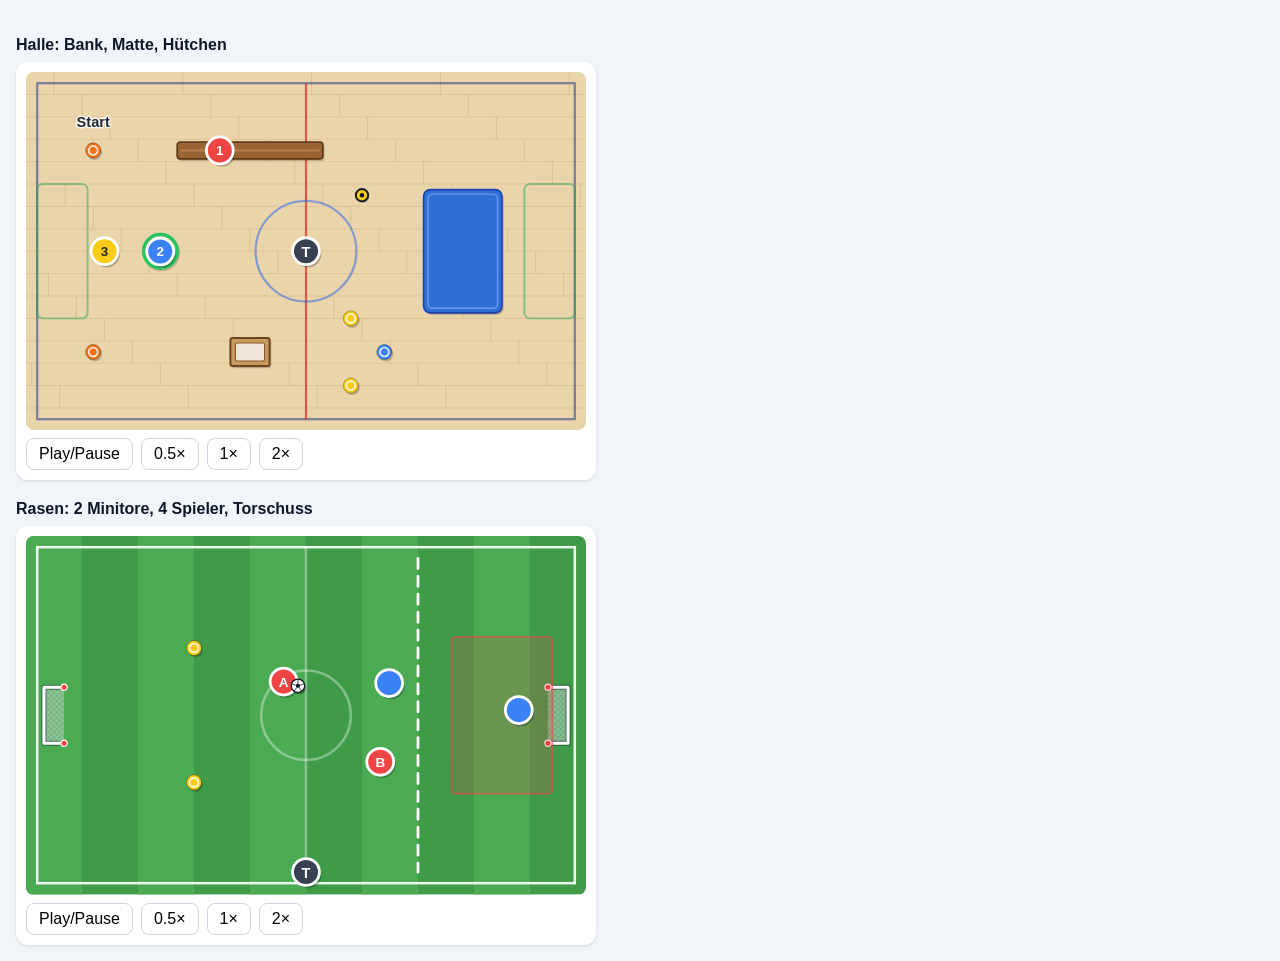
<file: docs/animator-demo.html>
<!doctype html>
<html lang="de">
<head>
<meta charset="utf-8">
<meta name="viewport" content="width=device-width, initial-scale=1">
<title>Animator Demo</title>
<style>
  body { margin: 0; padding: 16px; font-family: -apple-system, BlinkMacSystemFont, "Segoe UI", Roboto, sans-serif; background: #f1f5f9; color: #0f172a; }
  h2 { font-size: 16px; margin: 20px 0 8px; }
  .card { max-width: 560px; background: #fff; border-radius: 12px; padding: 10px; box-shadow: 0 1px 3px rgba(0,0,0,.12); }
  .bar { display: flex; gap: 8px; margin-top: 8px; }
  button { font: inherit; padding: 6px 12px; border-radius: 8px; border: 1px solid #cbd5e1; background: #fff; }
</style>
</head>
<body>
<h2>Halle: Bank, Matte, Hütchen</h2>
<div class="card"><div id="a1"></div>
  <div class="bar"><button data-c="0" data-act="toggle">Play/Pause</button><button data-c="0" data-s="0.5">0.5×</button><button data-c="0" data-s="1">1×</button><button data-c="0" data-s="2">2×</button></div></div>

<h2>Rasen: 2 Minitore, 4 Spieler, Torschuss</h2>
<div class="card"><div id="a2"></div>
  <div class="bar"><button data-c="1" data-act="toggle">Play/Pause</button><button data-c="1" data-s="0.5">0.5×</button><button data-c="1" data-s="1">1×</button><button data-c="1" data-s="2">2×</button></div></div>

<script src="../js/animator.js"></script>
<script>
var halle = {
  loop: 8, field: 'halle',
  objects: [
    { type: 'cone', x: 12, y: 14, color: 'orange' },
    { type: 'cone', x: 12, y: 50, color: 'orange' },
    { type: 'bench', x: 40, y: 14, w: 26, rot: 0 },
    { type: 'mat', x: 78, y: 32, w: 14, h: 22 },
    { type: 'box', x: 40, y: 50 },
    { type: 'cone', x: 58, y: 44, color: 'yellow' },
    { type: 'cone', x: 64, y: 50, color: 'blue' },
    { type: 'cone', x: 58, y: 56, color: 'yellow' },
    { type: 'hoop', x: 24, y: 32, color: 'green' },
    { type: 'pole', x: 60, y: 22 },
    { type: 'label', x: 12, y: 9, text: 'Start' },
    { type: 'unknownThing', x: 1 }
  ],
  actors: [
    { id: 'p1', kind: 'player', color: 'red', label: '1',
      keys: [[0, 12, 18], [0.12, 26, 14], [0.32, 54, 14], [0.5, 78, 26], [0.6, 78, 38], [0.8, 58, 50], [1, 12, 18]] },
    { id: 'p2', kind: 'player', color: 'blue', label: '2',
      keys: [[0, 12, 46], [0.2, 24, 32], [0.45, 40, 46], [0.7, 64, 46], [1, 12, 46]] },
    { id: 'p3', kind: 'player', color: 'yellow', label: '3',
      keys: [[0, 6, 32], [0.5, 30, 32], [1, 6, 32]] },
    { id: 'c', kind: 'coach', keys: [[0, 50, 32]] }
  ]
};

var rasen = {
  loop: 6, field: 'rasen',
  objects: [
    { type: 'goal', x: 95, y: 32, rot: 90 },
    { type: 'goal', x: 5, y: 32, rot: -90 },
    { type: 'cone', x: 30, y: 20, color: 'yellow' },
    { type: 'cone', x: 30, y: 44, color: 'yellow' },
    { type: 'line', x1: 70, y1: 4, x2: 70, y2: 60, dash: true },
    { type: 'zone', x: 76, y: 18, w: 18, h: 28, color: 'red' }
  ],
  actors: [
    { id: 'r1', kind: 'player', color: 'red', label: 'A',
      keys: [[0, 30, 32], [0.25, 46, 26], [0.5, 46, 26], [1, 30, 32]] },
    { id: 'r2', kind: 'player', color: 'red', label: 'B',
      keys: [[0, 50, 46], [0.3, 64, 40], [0.55, 74, 36], [0.75, 70, 40], [1, 50, 46]] },
    { id: 'b1', kind: 'player', color: 'blue',
      keys: [[0, 62, 22], [0.4, 66, 28], [0.7, 72, 30], [1, 62, 22]] },
    { id: 'b2', kind: 'player', color: 'blue',
      keys: [[0, 88, 32], [0.55, 88, 30], [0.65, 89, 35], [1, 88, 32]] },
    { id: 'ball', kind: 'ball',
      keys: [[0, 32.5, 32], [0.25, 48.5, 26.5], [0.32, 50, 33], [0.42, 64, 40.5], [0.55, 76.5, 36], [0.68, 96, 33], [0.9, 96, 33], [1, 32.5, 32]] },
    { id: 'c', kind: 'coach', keys: [[0, 50, 60]] }
  ]
};

var ctrls = [
  Animator.create(document.getElementById('a1'), halle, { autoplay: true, speed: 1 }),
  Animator.create(document.getElementById('a2'), rasen, { autoplay: true })
];
// Robustheit
Animator.create(document.createElement('div'), {}, { autoplay: false }).destroy();
Animator.create(document.createElement('div'), null).destroy();

document.addEventListener('click', function (e) {
  var b = e.target.closest('button'); if (!b) return;
  var c = ctrls[+b.dataset.c];
  if (b.dataset.act === 'toggle') c.toggle(); else c.setSpeed(+b.dataset.s);
});
</script>
</body>
</html>
</file>
